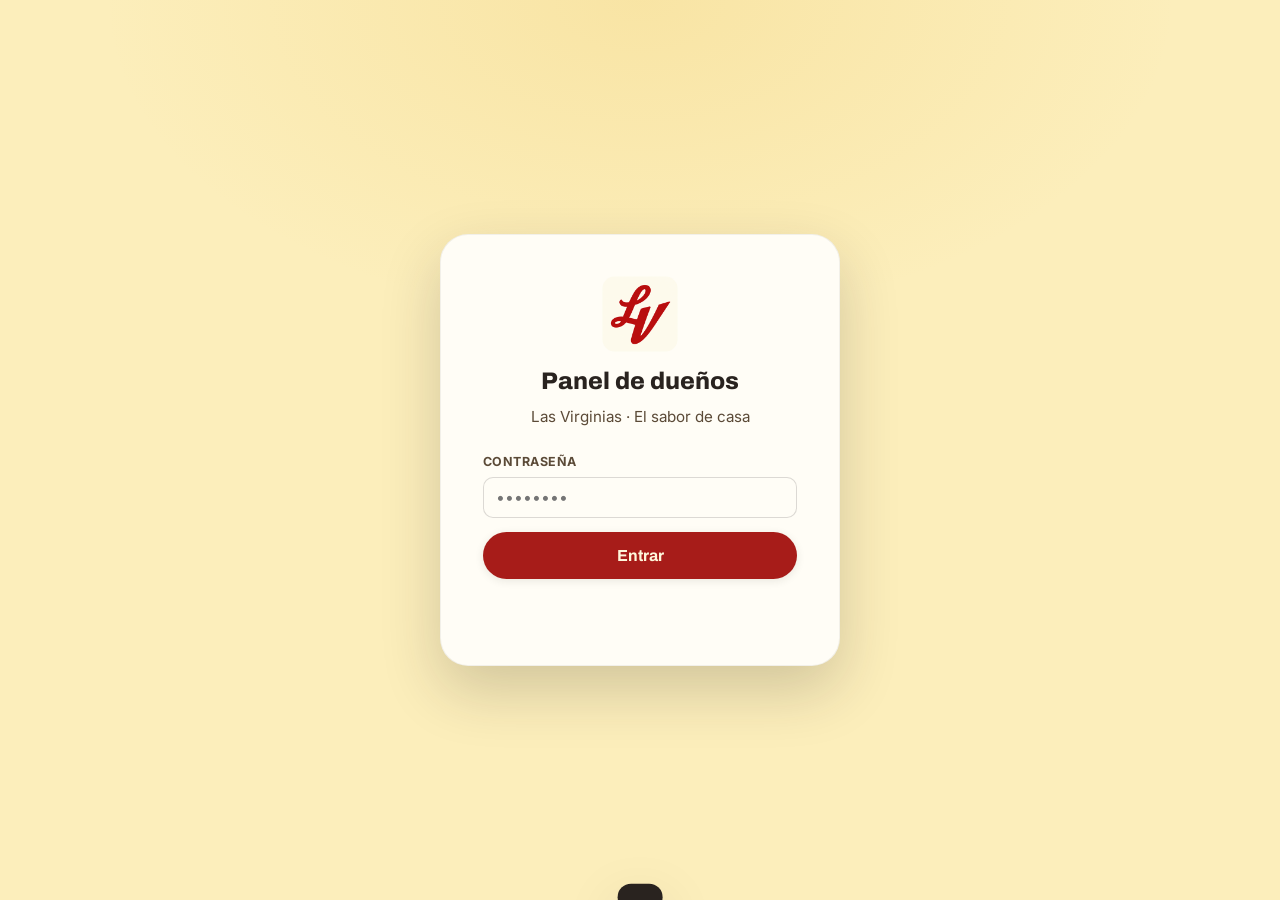
<file: admin.html>
<!DOCTYPE html>
<html lang="es">
<head>
  <meta charset="UTF-8" />
  <meta name="viewport" content="width=device-width, initial-scale=1.0" />
  <title>Panel · Las Virginias</title>
  <meta name="robots" content="noindex, nofollow" />
  <meta name="theme-color" content="#A71C19" />
  <link rel="icon" href="assets/isotipo.png" />
  <link rel="preconnect" href="https://fonts.googleapis.com" />
  <link rel="preconnect" href="https://fonts.gstatic.com" crossorigin />
  <link href="https://fonts.googleapis.com/css2?family=Archivo:wght@400;500;600;700;800;900&family=Inter:wght@400;500;600;700&family=Pacifico&display=swap" rel="stylesheet" />
  <link rel="stylesheet" href="css/styles.css" />
  <link rel="stylesheet" href="css/admin.css" />
</head>
<body class="admin">

  <!-- ============ LOGIN ============ -->
  <div class="login-wrap" id="login">
    <form class="login-card" id="login-form">
      <img class="iso" src="assets/isotipo.png" alt="Las Virginias" />
      <h1>Panel de dueños</h1>
      <p>Las Virginias · El sabor de casa</p>
      <div class="field">
        <label for="pass">Contraseña</label>
        <input type="password" id="pass" autocomplete="current-password" placeholder="••••••••" />
      </div>
      <button type="submit" class="btn btn-rojo" style="width:100%;justify-content:center;">Entrar</button>
      <div class="login-err" id="login-err"></div>
      <div class="login-hint" id="login-hint"></div>
    </form>
  </div>

  <!-- ============ SHELL ============ -->
  <div id="shell" class="oculto">
    <div class="admin-top">
      <div class="contenedor admin-top-in">
        <div class="brand">
          <img src="assets/isotipo.png" alt="LV" />
          <span>Panel<small>EL SABOR DE CASA</small></span>
        </div>
        <div class="spacer"></div>
        <a href="index.html" target="_blank" rel="noopener" id="ver-publico">Ver menú público ↗</a>
        <span class="sep"></span>
        <button class="link" id="logout">Cerrar sesión</button>
      </div>
    </div>

    <div class="admin-tabs">
      <div class="contenedor admin-tabs-in">
        <button class="tab-btn active" data-tab="menu">Menú</button>
        <button class="tab-btn" data-tab="ia">Contenido con IA</button>
        <button class="tab-btn" data-tab="ajustes">Ajustes</button>
      </div>
    </div>

    <main class="admin-main">

      <!-- ---------- TAB MENÚ ---------- -->
      <section class="tab-panel active" id="tab-menu">
        <div class="sec-head">
          <div>
            <h2>Pizzas</h2>
            <p>Edita nombres, descripciones, precios y fotos. Marca como agotada si se acaba.</p>
          </div>
        </div>
        <div id="pizzas-list"></div>
        <button class="add-btn" id="add-pizza">＋ Agregar pizza</button>

        <div class="sec-head"><div><h2>Adicionales</h2><p>Ícono, nombre y precio Mediana / Familiar. Toca el ícono para cambiarlo.</p></div></div>
        <div id="adic-list"></div>
        <button class="add-btn" id="add-adic">＋ Agregar adicional</button>

        <div class="sec-head"><div><h2>Bebida</h2></div></div>
        <div class="row-simple has-ico" id="bebida-row" style="grid-template-columns:64px 1fr 140px;">
          <div class="a-ico-cell">
            <div class="a-ico-thumb" id="bebida-ico-thumb" data-act="bebidaico" role="button" tabindex="0" title="Cambiar ícono"></div>
            <button type="button" class="a-ico-lnk" data-act="bebidaico">Ícono</button>
          </div>
          <div class="field"><label>Nombre</label><input id="bebida-nombre" /></div>
          <div class="field"><label>Precio</label><input id="bebida-precio" type="number" step="0.5" min="0" /></div>
        </div>

        <div class="sec-head"><div><h2>Delivery (zonas y precio de envío)</h2><p>Cada zona agrupa varios campos y tiene su costo de envío. El cliente elige una al pedir y se suma al total.</p></div></div>
        <div id="delivery-list"></div>
        <button class="add-btn" id="add-zona">＋ Agregar zona</button>

        <div class="sec-head"><div><h2>Nota del borde</h2><p>Aparece bajo el menú. Puedes usar &lt;strong&gt; para resaltar.</p></div></div>
        <div class="field"><textarea id="borde-nota"></textarea></div>

        <div class="save-bar">
          <span class="estado" id="estado-menu">Los cambios se guardan en este navegador.</span>
          <div class="spacer"></div>
          <button class="btn btn-fantasma btn-sm" id="reset-menu">Restablecer</button>
          <button class="btn btn-rojo" id="save-menu">Guardar cambios</button>
        </div>
      </section>

      <!-- ---------- TAB IA ---------- -->
      <section class="tab-panel" id="tab-ia">
        <div class="ia-intro">
          <div class="ico" id="ia-intro-ico"></div>
          <div>
            <h2>Generá una promo en segundos</h2>
            <p>Elegí un producto y qué querés comunicar. Nosotros nos encargamos de que salga con los colores, el estilo y el tono de Las Virginias.</p>
          </div>
        </div>

        <div class="ia-grid">
          <div>
            <div class="ia-step">
              <h3><span class="ia-step-num">1</span> ¿Sobre qué producto?</h3>
              <div class="prod-pick" id="prod-pick"></div>
            </div>

            <div class="ia-step">
              <h3><span class="ia-step-num">2</span> ¿Qué querés comunicar?</h3>
              <div class="choices" id="intent-choices"></div>
            </div>

            <div class="ia-step">
              <h3><span class="ia-step-num">3</span> Texto o detalle <span style="font-weight:500;color:var(--texto-suave);font-size:.85rem;">(opcional)</span></h3>
              <div class="field">
                <input id="ia-detalle-txt" placeholder="Ej: 2x1 este fin de semana" />
                <span class="hint">Si lo dejás vacío, ponemos un texto en el tono de la marca.</span>
              </div>
            </div>

            <div class="ia-step">
              <h3><span class="ia-step-num">4</span> Formato</h3>
              <div class="segmented" id="format-seg"></div>
            </div>

            <button class="btn btn-rojo btn-lg" id="btn-generar" style="width:100%;justify-content:center;margin-top:.5rem;">
              <span id="gen-ico"></span> Generar
            </button>
          </div>

          <div>
            <div class="ia-result-card">
              <div class="ia-canvas-wrap" id="ia-canvas-wrap">
                <div class="ia-empty" id="ia-empty">
                  <img src="assets/mascota.png" alt="" />
                  <p>Tu pieza aparecerá acá.<br />Elegí un producto y dale a <strong>Generar</strong>.</p>
                </div>
              </div>
              <div id="ia-result-info"></div>
              <div class="ia-result-acc oculto" id="ia-result-acc">
                <button class="btn btn-fantasma" id="btn-regenerar">↻ Regenerar</button>
                <button class="btn btn-rojo" id="btn-descargar"><span id="dl-ico"></span> Descargar</button>
              </div>
              <div class="ia-galeria" id="ia-galeria"></div>
            </div>
          </div>
        </div>
      </section>

      <!-- ---------- TAB AJUSTES ---------- -->
      <section class="tab-panel" id="tab-ajustes">
        <div class="sec-head"><div><h2>Contacto y datos</h2><p>Se usan en el menú público (WhatsApp, redes, horario).</p></div></div>
        <div class="grid-2">
          <div class="field">
            <label>WhatsApp</label>
            <div class="prefix-group"><span class="pre">+</span><input id="c-whatsapp" placeholder="584140000000" /></div>
            <span class="hint">Con código de país, sin el +. Ej: Venezuela → 584141234567</span>
          </div>
          <div class="field"><label>Mensaje inicial de WhatsApp</label><input id="c-wamsg" /></div>
          <div class="field"><label>Instagram (usuario)</label><input id="c-ig" placeholder="lasvirginias.pizza" /></div>
          <div class="field"><label>Teléfono</label><input id="c-tel" /></div>
          <div class="field"><label>Horario</label><input id="c-horario" /></div>
          <div class="field"><label>Zona / entrega</label><input id="c-zona" /></div>
        </div>
        <button class="btn btn-rojo" id="save-contacto">Guardar datos</button>

        <div class="sec-head"><div><h2>Conexión con IA (Kie AI)</h2><p>Para que la generación funcione en vivo hace falta un backend propio.</p></div></div>
        <div class="info-box">
          Ahora mismo el panel funciona en <strong>modo demo</strong>: arma una pieza de marca localmente, sin costo ni clave, para que veas el flujo completo y puedas descargarla.<br /><br />
          Cuando tengas el <strong>backend</strong> que conecta con <strong>Kie AI</strong> (para no exponer la clave en el navegador), pegá acá su dirección y el panel empezará a generar con IA real.
        </div>
        <div class="field" style="max-width:520px;">
          <label>Backend / proxy</label>
          <input id="c-proxy" placeholder="https://tu-servidor.com/generar" />
          <span class="hint">Opcional. Dejalo vacío para seguir en modo demo.</span>
        </div>
        <button class="btn btn-rojo" id="save-ia">Guardar conexión</button>

        <div class="sec-head"><div><h2 class="danger">Restablecer todo</h2><p>Vuelve el menú y los datos a los valores originales.</p></div></div>
        <button class="btn btn-fantasma" id="reset-all">Restablecer menú y datos</button>
      </section>

    </main>
  </div>

  <div class="toast" id="toast"></div>

  <script src="js/data.js"></script>
  <script src="js/brand.js"></script>
  <script src="js/admin.js"></script>
</body>
</html>
</file>
<file: css/styles.css>
/* ============================================================
   LAS VIRGINIAS — Sistema visual web
   Fuente de verdad: 02-Identidad-Visual/Moodboard
   Rojo #A71C19 · Crema #FCEEBB · Texto #29231F · Queso #E8B83D
   ============================================================ */

/* ---------- Tokens ---------- */
:root {
  --rojo: #A71C19;
  --rojo-osc: #8A1512;
  --rojo-claro: #C6362E;
  --crema: #FCEEBB;
  --crema-clara: #FFF7DC;
  --crema-card: #FBF3D0;
  --texto: #29231F;
  --texto-suave: #5B4A37;   /* marrón de marca (no gris) para texto secundario, ~7:1 sobre crema */
  --queso: #E8B83D;
  --queso-osc: #C99E2E;
  --queso-claro: #F6D25E;   /* acento de texto sobre rojo (mejor contraste) */
  --blanco: #FFFDF6;

  --sombra-sm: 0 2px 8px rgba(41, 35, 31, .10);
  --sombra-md: 0 10px 30px rgba(41, 35, 31, .14);
  --sombra-lg: 0 24px 60px rgba(41, 35, 31, .20);

  --radio: 18px;
  --radio-sm: 12px;
  --radio-lg: 28px;

  --ancho: 1160px;
  --gutter: 16px;

  --f-titular: 'Archivo', system-ui, sans-serif;
  --f-texto: 'Inter', system-ui, sans-serif;
  --f-accent: 'Fraunces', Georgia, 'Times New Roman', serif;

  --ease-salida: cubic-bezier(.16, 1, .3, 1);
}

/* ---------- Reset ---------- */
* { box-sizing: border-box; margin: 0; padding: 0; }
html { scroll-behavior: smooth; -webkit-text-size-adjust: 100%; }
body {
  font-family: var(--f-texto);
  color: var(--texto);
  background: var(--crema);
  line-height: 1.6;
  overflow-x: hidden;
  -webkit-font-smoothing: antialiased;
  text-rendering: optimizeLegibility;
}
img { max-width: 100%; display: block; }
a { color: inherit; text-decoration: none; }
button { font-family: inherit; cursor: pointer; border: none; background: none; }
ul { list-style: none; }

/* ---------- Superficies del navegador (marca, no defaults) ---------- */
::selection { background: var(--rojo); color: var(--crema-clara); }
html { accent-color: var(--rojo); }
:focus-visible { outline: 2.5px solid var(--rojo); outline-offset: 3px; border-radius: 4px; }
.teque :focus-visible, .valores :focus-visible, .historia :focus-visible, .qr-card :focus-visible, .footer :focus-visible { outline-color: var(--queso); }
* { scrollbar-color: var(--rojo) var(--crema-card); }
::-webkit-scrollbar { width: 12px; height: 12px; }
::-webkit-scrollbar-track { background: var(--crema-card); }
::-webkit-scrollbar-thumb { background: var(--rojo); border-radius: 999px; border: 3px solid var(--crema-card); }
::-webkit-scrollbar-thumb:hover { background: var(--rojo-osc); }

@media (prefers-reduced-motion: reduce) {
  * { animation-duration: .001ms !important; animation-iteration-count: 1 !important; transition-duration: .001ms !important; scroll-behavior: auto !important; }
}

/* ---------- Utilidades ---------- */
.contenedor { width: 100%; max-width: var(--ancho); margin: 0 auto; padding: 0 var(--gutter); }
.script { font-family: var(--f-accent); font-style: italic; font-weight: 500; color: var(--rojo); line-height: 1.15; }
.mayus { text-transform: uppercase; letter-spacing: .06em; }
.centro { text-align: center; }
.oculto { display: none !important; }

/* Franja de mantel (vichy / checkerboard) */
.franja-vichy {
  height: 16px;
  background:
    repeating-conic-gradient(var(--rojo) 0% 25%, transparent 0% 50%) 0 0 / 16px 16px;
  background-color: var(--crema-clara);
  opacity: .9;
}

/* ---------- Botones ---------- */
.btn {
  display: inline-flex; align-items: center; gap: .5em;
  font-family: var(--f-titular);
  font-weight: 700;
  font-size: 1rem;
  padding: .85em 1.5em;
  border-radius: 999px;
  transition: transform .15s ease, box-shadow .15s ease, background .15s ease;
  line-height: 1;
  border: 2.5px solid transparent;
}
.btn:active { transform: translateY(1px) scale(.99); }
.btn-rojo { background: var(--rojo); color: var(--crema-clara); box-shadow: var(--sombra-sm); }
.btn-rojo:hover { background: var(--rojo-osc); box-shadow: var(--sombra-md); transform: translateY(-2px); }
.btn-crema { background: var(--crema-clara); color: var(--rojo); border-color: var(--rojo); }
.btn-crema:hover { background: var(--blanco); transform: translateY(-2px); box-shadow: var(--sombra-sm); }
.btn-queso { background: var(--queso); color: var(--texto); }
.btn-queso:hover { background: var(--queso-osc); transform: translateY(-2px); }
.btn-fantasma { background: transparent; color: var(--texto); border-color: rgba(41,35,31,.25); }
.btn-fantasma:hover { border-color: var(--rojo); color: var(--rojo); }
.btn-lg { font-size: 1.1rem; padding: 1em 1.9em; }
.btn-sm { font-size: .85rem; padding: .6em 1.05em; }
.btn-wa { background: #25D366; color: #05391b; }
.btn-wa:hover { background: #1fb959; transform: translateY(-2px); box-shadow: var(--sombra-md); }

/* ============================================================
   PÚBLICO
   ============================================================ */

/* ---------- Header ---------- */
.header {
  position: sticky; top: 0; z-index: 50;
  background: rgba(252, 238, 187, .92);
  backdrop-filter: blur(10px);
  border-bottom: 1px solid rgba(167, 28, 25, .12);
}
.header-in { display: flex; align-items: center; justify-content: space-between; gap: 1rem; height: 68px; }
.marca { display: flex; align-items: center; gap: .6rem; }
.marca img { height: 42px; width: auto; }
.marca-txt { font-family: var(--f-titular); font-weight: 800; font-size: 1.05rem; letter-spacing: .01em; color: var(--rojo); line-height: 1; }
.marca-txt small { display: block; font-size: .7rem; letter-spacing: .16em; color: var(--texto); font-weight: 700; margin-top: 3px; }
.nav { display: flex; align-items: center; gap: 1.6rem; }
.nav a { font-family: var(--f-titular); font-weight: 600; font-size: .95rem; color: var(--texto); transition: color .15s; }
.nav a:hover { color: var(--rojo); }
.menu-btn { display: none; color: var(--rojo); padding: 9px; line-height: 0; border-radius: 10px; }
.menu-btn svg { width: 26px; height: 26px; stroke: var(--rojo); }

/* ---------- Hero ---------- */
.hero { position: relative; padding: clamp(2.5rem, 6vw, 5rem) 0 clamp(2rem, 5vw, 4rem); overflow: hidden; }
.hero::before {
  content: ""; position: absolute; inset: 0;
  background:
    radial-gradient(60% 55% at 85% 15%, rgba(232,184,61,.20), transparent 60%),
    radial-gradient(50% 50% at 10% 90%, rgba(167,28,25,.06), transparent 60%);
  pointer-events: none;
}
.hero-grid { position: relative; display: grid; grid-template-columns: 1.05fr .95fr; gap: clamp(1.5rem, 4vw, 3rem); align-items: center; }
.hero-logo { max-width: 420px; width: 78%; margin-bottom: .6rem; }
.hero-saludo { font-family: var(--f-titular); font-weight: 800; font-size: clamp(2.1rem, 5.2vw, 3.5rem); line-height: 1.0; letter-spacing: -.02em; margin: .3rem 0 .8rem; text-wrap: balance; }
.hero-saludo em { font-family: var(--f-accent); font-style: italic; font-weight: 600; color: var(--rojo); }
.hero-sub { font-size: 1.14rem; max-width: 32rem; color: var(--texto-suave); margin-bottom: 1.6rem; }
.hero-sub strong { color: var(--texto); font-weight: 600; }
.hero-cta { display: flex; flex-wrap: wrap; gap: .8rem; }
.hero-meta { display: inline-flex; align-items: center; gap: .55rem; margin-top: 1.4rem; font-size: .92rem; color: var(--texto-suave); }
.hero-meta svg { width: 18px; height: 18px; stroke: var(--rojo); flex: 0 0 auto; }
.hero-meta b { font-weight: 600; color: var(--texto); }

.hero-foto-wrap { position: relative; display: flex; justify-content: center; }
.hero-foto {
  position: relative;
  width: 100%; max-width: 470px; aspect-ratio: 4 / 5;
  border-radius: var(--radio-lg);
  border: 8px solid var(--blanco);
  box-shadow: var(--sombra-lg);
  rotate: -1.5deg;
  overflow: hidden;
  background: var(--crema-card);
}
/* Fotos que rotan con crossfade + leve deriva (Ken Burns suave) */
.hero-slide {
  position: absolute; inset: 0;
  width: 100%; height: 100%; object-fit: cover;
  opacity: 0; transform: scale(1.05);
  transition: opacity .9s ease, transform 5.4s ease;
}
.hero-slide.is-active { opacity: 1; transform: scale(1); }
.hero-mascota { position: absolute; bottom: -22px; left: -5%; width: 38%; max-width: 180px; filter: drop-shadow(0 12px 18px rgba(41,35,31,.28)); rotate: -6deg; }

/* Una sola entrada autorada */
@media (prefers-reduced-motion: no-preference) {
  .hero-txt > * { animation: subir .7s var(--ease-salida) both; }
  .hero-txt > *:nth-child(2) { animation-delay: .06s; }
  .hero-txt > *:nth-child(3) { animation-delay: .12s; }
  .hero-txt > *:nth-child(4) { animation-delay: .18s; }
  .hero-txt > *:nth-child(5) { animation-delay: .24s; }
  .hero-foto-wrap { animation: aparecer 1s var(--ease-salida) both; }
}
@keyframes subir { from { opacity: 0; transform: translateY(14px); } }
@keyframes aparecer { from { opacity: 0; transform: scale(.97) rotate(-1.5deg); } }

/* Idle juguetón: la mascota flota suave (el 30% Bufón de la marca) */
.hero-mascota { animation: flotar 4s ease-in-out 1.2s infinite; }
@keyframes flotar { 0%, 100% { transform: translateY(0); } 50% { transform: translateY(-6px); } }

/* Reveal al hacer scroll — sólo activo cuando el JS lo enciende (sin JS: todo visible) */
.reveal-on [data-reveal] {
  opacity: 0; transform: translateY(16px);
  transition: opacity .6s var(--ease-salida), transform .6s var(--ease-salida);
  will-change: opacity, transform;
}
.reveal-on [data-reveal].is-in { opacity: 1; transform: none; }

/* ---------- Franja de valores ---------- */
.valores { background: var(--rojo); color: var(--crema-clara); padding: 1.4rem 0; }
.valores-in { display: flex; flex-wrap: wrap; align-items: center; justify-content: center; gap: 1rem 2.2rem; }
.valor { display: flex; align-items: center; gap: .55rem; font-family: var(--f-titular); font-weight: 600; font-size: .98rem; }
.valor svg { width: 24px; height: 24px; flex: 0 0 auto; stroke: var(--queso); }
.valores-sep { width: 6px; height: 6px; border-radius: 50%; background: var(--queso); opacity: .8; }

/* ---------- Secciones ---------- */
.seccion { padding: clamp(3rem, 7vw, 5.5rem) 0; }
.seccion-crema { background: var(--crema); }
.seccion-clara { background: var(--crema-clara); }
.cab { text-align: center; max-width: 44rem; margin: 0 auto clamp(2.2rem, 4vw, 3.2rem); }
.cab h2 { font-family: var(--f-titular); font-weight: 800; font-size: clamp(2rem, 4.6vw, 3.1rem); line-height: 1.0; letter-spacing: -.02em; text-wrap: balance; }
.cab p { color: var(--texto-suave); margin-top: .9rem; font-size: 1.1rem; max-width: 40rem; margin-left: auto; margin-right: auto; text-wrap: pretty; }
.cab p strong { color: var(--texto); font-weight: 600; }

/* ---------- Grid de menú ---------- */
.menu-grid { display: grid; grid-template-columns: repeat(auto-fill, minmax(285px, 1fr)); gap: 1.6rem; }
.pizza {
  background: var(--blanco);
  border-radius: var(--radio-lg);
  overflow: hidden;
  box-shadow: var(--sombra-sm);
  border: 1px solid rgba(41,35,31,.06);
  display: flex; flex-direction: column;
  transition: transform .2s ease, box-shadow .2s ease;
  position: relative;
}
.pizza:hover { transform: translateY(-6px); box-shadow: var(--sombra-md); }
.pizza.no-disp { opacity: .82; }
.pizza-foto { position: relative; aspect-ratio: 4 / 3; overflow: hidden; background: var(--crema-card); }
.pizza-foto img { width: 100%; height: 100%; object-fit: cover; transition: transform .35s ease; }
.pizza:hover .pizza-foto img { transform: scale(1.05); }
.pizza-ph { width: 100%; height: 100%; display: grid; place-items: center; background:
  radial-gradient(circle at 50% 40%, var(--crema-clara), var(--crema-card)); }
.pizza-ph svg { width: 46%; max-width: 130px; opacity: .55; }
.badge {
  position: absolute; top: 12px; left: 12px; z-index: 2;
  font-family: var(--f-titular); font-weight: 800; font-size: .72rem; letter-spacing: .05em; text-transform: uppercase;
  padding: .35em .75em; border-radius: 999px; box-shadow: var(--sombra-sm);
}
.badge-estrella { background: var(--queso); color: var(--texto); }
.badge-top { background: var(--rojo); color: var(--crema-clara); }
.badge-off { position: absolute; top: 12px; right: 12px; background: var(--texto); color: var(--crema-clara); z-index: 2;
  font-family: var(--f-titular); font-weight: 700; font-size: .7rem; letter-spacing: .04em; text-transform: uppercase; padding: .35em .7em; border-radius: 999px; }
.pizza-cuerpo { padding: 1.15rem 1.25rem 1.35rem; display: flex; flex-direction: column; flex: 1; }
.pizza-nombre { font-family: var(--f-titular); font-weight: 800; font-size: 1.32rem; line-height: 1.1; }
.pizza-desc { color: var(--texto-suave); font-size: .96rem; margin: .45rem 0 1rem; flex: 1; }
.pizza-precios { display: flex; gap: .6rem; }
.precio {
  flex: 1; text-align: center; background: var(--crema-clara);
  border: 1.5px solid rgba(167,28,25,.16); border-radius: var(--radio-sm);
  padding: .55rem .3rem;
}
.precio span { display: block; font-size: .68rem; letter-spacing: .1em; text-transform: uppercase; color: var(--texto-suave); font-weight: 700; }
.precio strong { font-family: var(--f-titular); font-weight: 800; font-size: 1.25rem; color: var(--rojo); font-variant-numeric: tabular-nums; }

/* Nota de borde relleno bajo el grid */
.menu-nota { margin-top: 2rem; display: flex; align-items: center; gap: 1rem; justify-content: center; flex-wrap: wrap;
  background: var(--crema-card); border: 2px dashed rgba(167,28,25,.35); border-radius: var(--radio); padding: 1.1rem 1.4rem; text-align: center; }
.menu-nota strong { color: var(--rojo); font-family: var(--f-titular); }
.menu-nota svg { width: 34px; height: 34px; stroke: var(--rojo); flex: 0 0 auto; }
.menu-nota img.menu-nota-ico { width: 52px; height: 52px; object-fit: contain; flex: 0 0 auto; }

/* ---------- Bebida chip ---------- */
.extras-row { display: flex; flex-wrap: wrap; gap: 1rem; justify-content: center; margin-top: 1.4rem; }
.chip-bebida { display: inline-flex; align-items: center; gap: .7rem; background: var(--blanco); border: 1px solid rgba(41,35,31,.08); box-shadow: var(--sombra-sm); border-radius: 999px; padding: .55rem 1.1rem .55rem .7rem; }
.chip-bebida .ico { width: 38px; height: 38px; border-radius: 50%; background: var(--crema-card); display: grid; place-items: center; overflow: hidden; }
.chip-bebida .ico svg { width: 20px; height: 20px; stroke: var(--rojo); }
.chip-bebida .ico img { width: 100%; height: 100%; object-fit: contain; padding: 3px; box-sizing: border-box; }
.chip-bebida b { font-family: var(--f-titular); }
.chip-bebida span { color: var(--rojo); font-family: var(--f-titular); font-weight: 800; }

/* ---------- Spotlight Tequepizza ---------- */
.teque { background: var(--rojo); color: var(--crema-clara); position: relative; overflow: hidden; }
.teque::after {
  content: ""; position: absolute; inset: 0; opacity: .12; pointer-events: none;
  background-image: radial-gradient(var(--crema-clara) 1.4px, transparent 1.6px);
  background-size: 16px 16px;
}
.teque-grid { position: relative; display: grid; grid-template-columns: 1fr 1fr; gap: clamp(1.5rem,4vw,3.5rem); align-items: center; }
.teque h2 { font-family: var(--f-titular); font-weight: 900; font-size: clamp(2.7rem, 7vw, 4.8rem); line-height: .92; letter-spacing: -.03em; margin: 0 0 .6rem; }
.teque p { font-size: 1.16rem; max-width: 32rem; color: rgba(255,247,220,.92); }
.teque p strong { color: #fff; font-weight: 600; }
.teque .frase { font-family: var(--f-accent); font-style: italic; font-weight: 500; color: var(--queso-claro); font-size: clamp(1.4rem, 2.6vw, 1.75rem); line-height: 1.3; margin: 1.2rem 0 1.7rem; max-width: 26rem; }
.teque-precios { display: flex; gap: .8rem; margin-bottom: 1.7rem; flex-wrap: wrap; }
.teque-precio { background: rgba(255,247,220,.12); border: 1.5px solid rgba(255,247,220,.3); border-radius: var(--radio-sm); padding: .55rem 1.2rem; }
.teque-precio span { display: block; font-size: .66rem; letter-spacing: .12em; text-transform: uppercase; opacity: .82; font-weight: 700; }
.teque-precio strong { font-family: var(--f-titular); font-weight: 800; font-size: 1.42rem; color: var(--queso-claro); font-variant-numeric: tabular-nums; }
.teque-foto-wrap { position: relative; display: flex; justify-content: center; }
.teque-foto { width: 100%; max-width: 440px; aspect-ratio: 4 / 5; object-fit: cover; border-radius: var(--radio-lg); border: 8px solid var(--queso); box-shadow: var(--sombra-lg); rotate: 1.5deg; }
.teque-mascota { position: absolute; right: -4%; bottom: -18px; width: 32%; max-width: 148px; rotate: 6deg; filter: drop-shadow(0 12px 16px rgba(0,0,0,.35)); }

/* ---------- Arma tu pizza / adicionales ---------- */
.arma-grid { display: grid; grid-template-columns: 1fr 1.05fr; gap: clamp(1.5rem,4vw,3rem); align-items: center; }
.arma-foto { border-radius: var(--radio-lg); overflow: hidden; box-shadow: var(--sombra-md); aspect-ratio: 4/5; }
.arma-foto img { width: 100%; height: 100%; object-fit: cover; }
.arma-titulo { font-family: var(--f-titular); font-weight: 800; font-size: clamp(1.5rem, 3vw, 1.9rem); line-height: 1; letter-spacing: -.01em; }
.arma-intro { color: var(--texto-suave); margin: .5rem 0 0; font-size: 1.02rem; }

/* Lista de adicionales tipo carta: nombre + dos columnas de precio */
.adicionales {
  margin: 1.4rem 0 1.6rem;
  background: var(--blanco);
  border: 1px solid rgba(41,35,31,.08);
  border-radius: var(--radio);
  box-shadow: var(--sombra-sm);
  overflow: hidden;
}
.adic-head, .adic {
  display: grid;
  grid-template-columns: 1fr 4.6rem 4.6rem;
  align-items: center;
  gap: .6rem;
  padding: .78rem 1.15rem;
}
.adic-head {
  background: var(--crema-card);
  border-bottom: 1px solid rgba(41,35,31,.1);
  padding-top: .7rem; padding-bottom: .7rem;
}
.adic-head span {
  font-family: var(--f-titular); font-weight: 700; font-size: .68rem;
  letter-spacing: .1em; text-transform: uppercase; color: var(--texto-suave);
  text-align: right;
}
.adic-head span:first-child { text-align: left; color: var(--texto); }
.adic + .adic { border-top: 1px solid rgba(41,35,31,.07); }
.adic .nom { font-weight: 500; line-height: 1.25; }
.adic .pr { font-family: var(--f-titular); font-weight: 800; color: var(--rojo); font-size: 1.02rem; text-align: right; font-variant-numeric: tabular-nums; }

/* ---------- Contacto ---------- */
.contacto-grid { display: grid; grid-template-columns: 1.3fr .9fr; gap: clamp(1.5rem,4vw,3rem); align-items: stretch; }
.contacto-card { background: var(--blanco); border-radius: var(--radio-lg); padding: clamp(1.4rem,3vw,2.2rem); box-shadow: var(--sombra-md); border: 1px solid rgba(41,35,31,.06); }
.contacto-lista { display: flex; flex-direction: column; gap: 1rem; margin: 1.3rem 0; }
.contacto-item { display: flex; align-items: center; gap: .9rem; }
.contacto-item .ico { width: 46px; height: 46px; border-radius: 50%; background: var(--crema-card); display: grid; place-items: center; flex: 0 0 auto; }
.contacto-item .ico svg { width: 22px; height: 22px; stroke: var(--rojo); }
.contacto-item .txt small { display: block; font-size: .74rem; letter-spacing: .1em; text-transform: uppercase; color: var(--texto-suave); font-weight: 700; }
.contacto-item .txt b { font-family: var(--f-titular); font-size: 1.1rem; }
.contacto-cta { display: flex; flex-wrap: wrap; gap: .7rem; }

.qr-card { background: var(--rojo); color: var(--crema-clara); border-radius: var(--radio-lg); padding: 1.8rem; text-align: center; display: flex; flex-direction: column; align-items: center; justify-content: center; box-shadow: var(--sombra-md); }
.qr-card h3 { font-family: var(--f-titular); font-weight: 800; font-size: 1.3rem; margin-bottom: .3rem; }
.qr-card p { font-size: .9rem; opacity: .85; margin-bottom: 1.1rem; }
.qr-box { background: var(--crema-clara); padding: 14px; border-radius: var(--radio-sm); box-shadow: var(--sombra-sm); }
.qr-box canvas, .qr-box img { display: block; width: 172px; height: 172px; border-radius: 6px; }
.qr-card .isotipo-mini { width: 40px; margin-top: 1rem; border-radius: 8px; }

/* ---------- Historia ---------- */
.historia { background: var(--rojo-osc); color: var(--crema-clara); }
.historia-grid { display: grid; grid-template-columns: 1fr 1.2fr; gap: clamp(1.5rem,4vw,3rem); align-items: center; }
.historia-sello { max-width: 240px; margin: 0 auto; }
.historia h2 { font-family: var(--f-titular); font-weight: 800; font-size: clamp(2rem,4.5vw,2.9rem); line-height: 1.0; letter-spacing: -.02em; text-wrap: balance; }
.historia .frase { font-family: var(--f-accent); font-style: italic; font-weight: 500; color: var(--queso-claro); font-size: clamp(1.4rem, 2.6vw, 1.85rem); line-height: 1.3; margin: .7rem 0 1.2rem; }
.historia p { color: rgba(255,247,220,.9); font-size: 1.06rem; margin-bottom: 1rem; max-width: 42rem; text-wrap: pretty; }

/* ---------- Footer ---------- */
.footer { background: var(--texto); color: var(--crema-clara); padding: 3rem 0 1.5rem; }
.footer-grid { display: grid; grid-template-columns: 1.4fr 1fr 1fr; gap: 2rem; align-items: start; }
.footer-marca img { width: 210px; margin-bottom: .8rem; }
.footer-marca p { opacity: .75; max-width: 22rem; font-size: .95rem; }
.footer h3 { font-family: var(--f-titular); font-weight: 700; font-size: .82rem; letter-spacing: .16em; text-transform: uppercase; color: var(--queso); margin-bottom: .9rem; }
.footer-links { display: flex; flex-direction: column; gap: .5rem; }
.footer-links a { opacity: .82; transition: opacity .15s, color .15s; font-size: .96rem; }
.footer-links a:hover { opacity: 1; color: var(--queso); }
.footer-bottom { border-top: 1px solid rgba(255,247,220,.15); margin-top: 2.2rem; padding-top: 1.3rem; display: flex; flex-wrap: wrap; gap: .6rem 1rem; align-items: center; justify-content: space-between; }
.footer-bottom .marca-linea { font-family: var(--f-titular); font-weight: 700; letter-spacing: .01em; font-size: .84rem; opacity: .8; }
.footer-bottom .marca-linea span { color: var(--queso); }
.footer-bottom a.panel-link { opacity: .5; font-size: .82rem; }
.footer-bottom a.panel-link:hover { opacity: 1; color: var(--queso); }

/* ---------- Toast ---------- */
.toast { position: fixed; bottom: 22px; left: 50%; transform: translateX(-50%) translateY(120%); z-index: 200;
  background: var(--texto); color: var(--crema-clara); padding: .85rem 1.4rem; border-radius: 999px; box-shadow: var(--sombra-lg);
  font-weight: 600; font-size: .95rem; transition: transform .3s cubic-bezier(.2,.8,.2,1); max-width: 90vw; }
.toast.show { transform: translateX(-50%) translateY(0); }

/* ---------- Nav móvil ---------- */
.nav-movil { position: fixed; inset: 0; z-index: 60; background: rgba(41,35,31,.4); backdrop-filter: blur(3px); opacity: 0; pointer-events: none; transition: opacity .2s; }
.nav-movil.open { opacity: 1; pointer-events: auto; }
.nav-movil-panel { position: absolute; top: 0; right: 0; height: 100%; width: min(78vw, 320px); background: var(--crema-clara); padding: 1.5rem; display: flex; flex-direction: column; gap: .3rem; transform: translateX(100%); transition: transform .25s ease; box-shadow: var(--sombra-lg); }
.nav-movil.open .nav-movil-panel { transform: translateX(0); }
.nav-movil-panel a { font-family: var(--f-titular); font-weight: 700; font-size: 1.15rem; padding: .8rem .4rem; border-bottom: 1px solid rgba(41,35,31,.08); }
.nav-movil-panel .cerrar { align-self: flex-end; color: var(--rojo); margin-bottom: .5rem; padding: 8px; line-height: 0; border-radius: 10px; }
.nav-movil-panel .cerrar svg { width: 24px; height: 24px; stroke: var(--rojo); }

/* ============================================================
   PEDIDO / CARRITO (cart.js)
   ============================================================ */

/* CRÍTICO: cualquier elemento del carrito con [hidden] NO debe mostrarse
   ni capturar toques. (Reglas como display:grid anulan el hidden por defecto.) */
#lv-cart-root [hidden] { display: none !important; }

/* Botón Agregar en tarjeta de pizza */
.pizza-clickable { cursor: pointer; }
.pizza-clickable .pizza-foto::after {
  content: ""; position: absolute; inset: 0; background: rgba(167,28,25,0);
  transition: background .2s; pointer-events: none;
}
.pizza-clickable:hover .pizza-foto::after { background: rgba(167,28,25,.06); }
.pizza-add { width: 100%; justify-content: center; margin-top: 1rem; font-size: .95rem; padding: .75em 1.2em; pointer-events: none; }
.pizza-add[disabled] { cursor: not-allowed; opacity: .6; }

/* Botón + en la bebida */
.chip-bebida { padding-right: .5rem; }
.chip-add {
  width: 30px; height: 30px; flex: 0 0 auto; border-radius: 50%;
  background: var(--rojo); color: var(--crema-clara);
  font-size: 1.2rem; font-weight: 700; line-height: 0;
  display: grid; place-items: center; transition: transform .12s, background .15s;
}
.chip-add:hover { background: var(--rojo-osc); transform: scale(1.08); }

/* ---------- FAB (esquina superior derecha) ---------- */
.lv-fab {
  position: fixed; top: 82px; right: 16px; z-index: 55;
  display: inline-flex; align-items: center; gap: .6rem;
  background: var(--rojo); color: var(--crema-clara);
  border-radius: 999px; padding: .6rem .95rem .6rem .7rem;
  box-shadow: var(--sombra-md);
  border: 2.5px solid var(--crema-clara);
  transition: transform .18s var(--ease-salida), box-shadow .18s, background .15s;
  max-width: calc(100vw - 32px);
}
.lv-fab:hover { background: var(--rojo-osc); transform: translateY(-2px); box-shadow: var(--sombra-lg); }
.lv-fab-ico { width: 30px; height: 30px; flex: 0 0 auto; display: grid; place-items: center; }
.lv-fab-ico svg { width: 24px; height: 24px; stroke: var(--queso-claro); }
.lv-fab-main { display: flex; flex-direction: column; line-height: 1.05; text-align: left; min-width: 0; }
.lv-fab-label { font-family: var(--f-titular); font-weight: 800; font-size: .92rem; white-space: nowrap; }
.lv-fab-sub { font-size: .72rem; opacity: .9; white-space: nowrap; overflow: hidden; text-overflow: ellipsis; }
.lv-fab-count {
  flex: 0 0 auto; min-width: 22px; height: 22px; padding: 0 6px; border-radius: 999px;
  background: var(--queso); color: var(--texto);
  font-family: var(--f-titular); font-weight: 800; font-size: .82rem;
  display: grid; place-items: center; font-variant-numeric: tabular-nums;
}
.lv-fab.empty { background: var(--rojo); }
.lv-fab.empty .lv-fab-ico svg { stroke: var(--crema-clara); }
.lv-fab.bump { animation: lvBump .4s var(--ease-salida); }
@keyframes lvBump { 0% { transform: scale(1); } 35% { transform: scale(1.12); } 100% { transform: scale(1); } }

/* ---------- Scrim ---------- */
.lv-scrim { position: fixed; inset: 0; z-index: 100; background: rgba(41,35,31,.5); backdrop-filter: blur(3px); opacity: 0; transition: opacity .25s; }
.lv-scrim.show { opacity: 1; }

/* ---------- Drawer (panel del pedido) ---------- */
.lv-drawer {
  position: fixed; top: 0; right: 0; z-index: 110;
  width: min(430px, 100%); height: 100%;
  background: var(--crema); box-shadow: var(--sombra-lg);
  display: flex; flex-direction: column;
  transform: translateX(100%); transition: transform .3s var(--ease-salida);
}
.lv-drawer.open { transform: translateX(0); }
.lv-drawer-head {
  flex: 0 0 auto; display: flex; align-items: center; justify-content: space-between;
  padding: 1.1rem 1.2rem; background: var(--rojo); color: var(--crema-clara);
}
.lv-drawer-head h3 { font-family: var(--f-titular); font-weight: 800; font-size: 1.35rem; }
.lv-x { color: currentColor; padding: 6px; line-height: 0; border-radius: 10px; transition: background .15s; }
.lv-x svg { width: 24px; height: 24px; stroke: currentColor; }
.lv-drawer-head .lv-x:hover { background: rgba(255,255,255,.15); }
.lv-drawer-body { flex: 1 1 auto; overflow-y: auto; padding: 1.1rem 1.2rem; }
.lv-drawer-foot { flex: 0 0 auto; padding: 1rem 1.2rem 1.2rem; border-top: 1px solid rgba(41,35,31,.1); background: var(--crema-card); }

/* Líneas del pedido */
.lv-lines { display: flex; flex-direction: column; gap: .8rem; }
.lv-line { background: var(--blanco); border: 1px solid rgba(41,35,31,.08); border-radius: var(--radio); padding: .85rem .95rem; box-shadow: var(--sombra-sm); }
.lv-line-top { display: flex; justify-content: space-between; gap: .8rem; align-items: flex-start; }
.lv-line-nom { font-family: var(--f-titular); font-weight: 800; font-size: 1.08rem; display: block; }
.lv-line-size { display: inline-block; font-size: .72rem; font-weight: 700; letter-spacing: .06em; text-transform: uppercase; color: var(--texto-suave); margin-top: 2px; }
.lv-line-extras { margin: .45rem 0 0; padding-left: .1rem; display: flex; flex-direction: column; gap: .15rem; }
.lv-line-extras li { font-size: .86rem; color: var(--texto-suave); padding-left: .9rem; position: relative; }
.lv-line-extras li::before { content: "•"; position: absolute; left: 0; color: var(--rojo); }
.lv-line-price { font-family: var(--f-titular); font-weight: 800; color: var(--rojo); font-size: 1.1rem; font-variant-numeric: tabular-nums; white-space: nowrap; }
.lv-line-actions { display: flex; align-items: center; gap: .3rem; margin-top: .7rem; }
.lv-link { font-family: var(--f-titular); font-weight: 700; font-size: .84rem; color: var(--rojo); padding: .3rem .5rem; border-radius: 8px; transition: background .15s; }
.lv-link:hover { background: rgba(167,28,25,.08); }
.lv-link.danger { color: var(--texto-suave); margin-left: auto; }
.lv-link.danger:hover { color: var(--rojo); background: rgba(167,28,25,.08); }

/* Bebida en el panel */
.lv-drink { display: flex; align-items: center; gap: .7rem; margin-top: .8rem; background: var(--blanco); border: 1px solid rgba(41,35,31,.08); border-radius: var(--radio); padding: .7rem .95rem; box-shadow: var(--sombra-sm); }
.lv-drink-ico { width: 40px; height: 40px; flex: 0 0 auto; border-radius: 50%; background: var(--crema-card); display: grid; place-items: center; overflow: hidden; }
.lv-drink-ico svg { width: 20px; height: 20px; stroke: var(--rojo); }
.lv-drink-ico img { width: 100%; height: 100%; object-fit: contain; padding: 4px; box-sizing: border-box; }
.lv-drink-txt { flex: 1; line-height: 1.15; }
.lv-drink-txt b { font-family: var(--f-titular); }
.lv-drink-txt small { display: block; color: var(--texto-suave); font-size: .8rem; }

.lv-addmore { width: 100%; margin-top: 1rem; padding: .8rem; border: 2px dashed rgba(167,28,25,.35); border-radius: var(--radio); background: transparent; color: var(--rojo); font-family: var(--f-titular); font-weight: 700; transition: background .15s, border-color .15s; }
.lv-addmore:hover { background: rgba(167,28,25,.05); border-color: var(--rojo); }

/* Total + finalizar */
.lv-total { display: flex; align-items: baseline; justify-content: space-between; margin-bottom: .8rem; }
.lv-total span { font-family: var(--f-titular); font-weight: 700; font-size: 1rem; letter-spacing: .04em; text-transform: uppercase; color: var(--texto-suave); }
.lv-total b { font-family: var(--f-titular); font-weight: 900; font-size: 1.7rem; color: var(--rojo); font-variant-numeric: tabular-nums; }
.lv-finalize { width: 100%; justify-content: center; font-size: 1.05rem; padding: .9em 1.4em; }
.lv-link.back { display: inline-block; margin-bottom: .7rem; }

/* Estado vacío */
.lv-empty { text-align: center; padding: 2.5rem 1rem; display: flex; flex-direction: column; align-items: center; gap: .5rem; }
.lv-empty-ico { width: 72px; height: 72px; border-radius: 50%; background: var(--crema-card); display: grid; place-items: center; margin-bottom: .4rem; }
.lv-empty-ico svg { width: 40px; height: 40px; stroke: var(--rojo); opacity: .7; }
.lv-empty .muted { color: var(--texto-suave); font-size: .95rem; max-width: 20rem; }
.lv-empty .btn { margin-top: 1rem; }

/* Checkout */
.lv-co { display: flex; flex-direction: column; gap: 1.1rem; }
.lv-field { display: flex; flex-direction: column; gap: .4rem; }
.lv-field > span { font-family: var(--f-titular); font-weight: 700; font-size: .92rem; }
.lv-field > span small { color: var(--texto-suave); font-weight: 600; }
.lv-field input {
  font-family: var(--f-texto); font-size: 1rem; color: var(--texto);
  background: var(--blanco); border: 1.5px solid rgba(41,35,31,.18);
  border-radius: var(--radio-sm); padding: .75rem .9rem; width: 100%;
  transition: border-color .15s, box-shadow .15s;
}
.lv-field input:focus { outline: none; border-color: var(--rojo); box-shadow: 0 0 0 3px rgba(167,28,25,.12); }
/* Estado de campo obligatorio sin completar */
.lv-field.err input,
.lv-field.err .lv-zone-toggle { border-color: var(--rojo); box-shadow: 0 0 0 3px rgba(167,28,25,.12); }
.lv-field-err { color: var(--rojo); font-weight: 700; font-size: .82rem; font-style: normal; margin-top: .1rem; }
.lv-co-resumen { display: flex; align-items: baseline; justify-content: space-between; padding-top: .6rem; border-top: 1px dashed rgba(41,35,31,.2); }
.lv-co-resumen span { color: var(--texto-suave); font-weight: 600; }
.lv-co-resumen b { font-family: var(--f-titular); font-weight: 900; font-size: 1.35rem; color: var(--rojo); }

/* Resumen con subtotal + envío + total */
.lv-co-tot { display: flex; flex-direction: column; gap: .35rem; padding-top: .7rem; border-top: 1px dashed rgba(41,35,31,.2); }
.lv-co-row { display: flex; align-items: baseline; justify-content: space-between; font-size: .95rem; }
.lv-co-row > span { color: var(--texto-suave); font-weight: 600; }
.lv-co-row em { font-style: normal; color: var(--rojo); font-weight: 700; }
.lv-co-grand { margin-top: .25rem; padding-top: .45rem; border-top: 1px solid rgba(41,35,31,.12); }
.lv-co-grand b { font-family: var(--f-titular); font-weight: 900; font-size: 1.35rem; color: var(--rojo); }

/* Selector de zona de delivery */
.lv-zone-toggle {
  display: flex; align-items: center; gap: .6rem; width: 100%; text-align: left;
  background: var(--blanco); border: 1.5px solid rgba(41,35,31,.18); border-radius: var(--radio-sm);
  padding: .75rem .9rem; font-family: var(--f-texto); font-size: 1rem; color: var(--texto-suave);
  transition: border-color .15s, box-shadow .15s;
}
.lv-zone-toggle:hover { border-color: var(--rojo); }
.lv-zone-toggle.sel { color: var(--texto); border-color: rgba(167,28,25,.4); }
.lv-zone-toggle.open { border-color: var(--rojo); box-shadow: 0 0 0 3px rgba(167,28,25,.12); }
.lv-zone-cur { flex: 1; min-width: 0; line-height: 1.25; font-weight: 600; }
.lv-zone-cur-price { flex: 0 0 auto; font-family: var(--f-titular); font-weight: 800; color: var(--rojo); }
.lv-zone-caret { flex: 0 0 auto; color: var(--texto-suave); transition: transform .18s; }
.lv-zone-toggle.open .lv-zone-caret { transform: rotate(180deg); }

.lv-zone-list { display: flex; flex-direction: column; gap: .45rem; margin-top: .5rem; }
.lv-zone-opt {
  display: flex; align-items: center; gap: .7rem; width: 100%; text-align: left;
  background: var(--blanco); border: 1.5px solid rgba(41,35,31,.14); border-radius: var(--radio-sm);
  padding: .65rem .8rem; font-family: var(--f-texto); color: var(--texto);
  transition: border-color .15s, background .15s;
}
.lv-zone-opt:hover { border-color: var(--rojo); }
.lv-zone-opt.on { border-color: var(--rojo); background: rgba(167,28,25,.05); box-shadow: inset 0 0 0 1px var(--rojo); }
.lv-zone-radio { flex: 0 0 auto; width: 18px; height: 18px; border-radius: 50%; border: 2px solid rgba(41,35,31,.3); position: relative; }
.lv-zone-opt.on .lv-zone-radio { border-color: var(--rojo); }
.lv-zone-opt.on .lv-zone-radio::after { content: ''; position: absolute; inset: 3px; border-radius: 50%; background: var(--rojo); }
.lv-zone-campos { flex: 1; min-width: 0; font-size: .92rem; line-height: 1.25; font-weight: 600; }
.lv-zone-precio { flex: 0 0 auto; font-family: var(--f-titular); font-weight: 800; color: var(--rojo); }

/* ---------- Modal (personalizar pizza) ---------- */
.lv-modal { position: fixed; inset: 0; z-index: 120; display: grid; place-items: end center; padding: 0; }
.lv-modal-card {
  position: relative; width: 100%; max-width: 480px; max-height: 92vh; overflow-y: auto;
  background: var(--crema); border-radius: var(--radio-lg) var(--radio-lg) 0 0;
  box-shadow: var(--sombra-lg); padding: 1.4rem 1.3rem 1.5rem;
  transform: translateY(16px); opacity: 0; transition: transform .28s var(--ease-salida), opacity .2s;
}
.lv-modal.open .lv-modal-card { transform: translateY(0); opacity: 1; }
.lv-x-modal { position: absolute; top: 10px; right: 10px; color: var(--texto); background: var(--crema-card); z-index: 2; }
.lv-x-modal:hover { background: var(--crema-clara); }

.lv-modal-hd { display: flex; gap: .9rem; align-items: center; margin-bottom: 1.2rem; padding-right: 2rem; }
.lv-modal-foto { width: 76px; height: 76px; flex: 0 0 auto; border-radius: var(--radio); overflow: hidden; background: var(--crema-card); box-shadow: var(--sombra-sm); }
.lv-modal-foto img { width: 100%; height: 100%; object-fit: cover; }
.lv-modal-foto .lv-ph { width: 100%; height: 100%; display: grid; place-items: center; }
.lv-modal-foto .lv-ph svg { width: 48%; stroke: var(--rojo); opacity: .5; }
.lv-modal-nombre { font-family: var(--f-titular); font-weight: 800; font-size: 1.4rem; line-height: 1.05; }
.lv-modal-desc { color: var(--texto-suave); font-size: .9rem; margin-top: .25rem; }

.lv-block { margin-bottom: 1.2rem; }
.lv-block-lab { display: block; font-family: var(--f-titular); font-weight: 700; font-size: .82rem; letter-spacing: .06em; text-transform: uppercase; color: var(--texto-suave); margin-bottom: .55rem; }
.lv-block-lab small { text-transform: none; letter-spacing: 0; font-weight: 600; }

/* Segmented (tamaño / tipo entrega) */
.lv-seg { display: flex; gap: .5rem; }
.lv-seg-btn {
  flex: 1; display: flex; flex-direction: column; align-items: center; gap: .15rem;
  background: var(--blanco); border: 1.5px solid rgba(41,35,31,.16); border-radius: var(--radio-sm);
  padding: .6rem .5rem; font-family: var(--f-titular); font-weight: 700; font-size: .95rem; color: var(--texto);
  transition: border-color .15s, background .15s, color .15s;
}
.lv-seg-btn b { color: var(--rojo); font-weight: 800; font-size: 1.05rem; }
.lv-seg-btn.on { border-color: var(--rojo); background: rgba(167,28,25,.06); box-shadow: inset 0 0 0 1px var(--rojo); }
.lv-seg-btn:hover { border-color: var(--rojo); }

/* Adicionales en modal */
.lv-adics { display: flex; flex-direction: column; gap: .5rem; }
.lv-adic { display: flex; align-items: center; gap: .7rem; background: var(--blanco); border: 1.5px solid rgba(41,35,31,.1); border-radius: var(--radio-sm); padding: .55rem .7rem; transition: border-color .15s, background .15s; }
.lv-adic.active { border-color: rgba(167,28,25,.4); background: rgba(167,28,25,.04); }
.lv-adic.sello { border-color: var(--queso-osc); background: rgba(232,184,61,.1); }
.lv-adic-ico { width: 42px; height: 42px; flex: 0 0 auto; border-radius: 50%; background: var(--crema-card); display: grid; place-items: center; overflow: hidden; }
.lv-adic-ico svg { width: 19px; height: 19px; stroke: var(--rojo); }
.lv-adic-ico .lv-adic-img { width: 100%; height: 100%; object-fit: contain; padding: 4px; box-sizing: border-box; }
.lv-adic.sello .lv-adic-ico { background: rgba(232,184,61,.35); }
.lv-adic-txt { flex: 1; min-width: 0; line-height: 1.15; }
.lv-adic-txt b { font-weight: 600; font-size: .96rem; }
.lv-adic-txt b em { font-style: italic; font-weight: 600; color: var(--queso-osc); font-size: .82rem; }
.lv-adic-txt small { display: block; color: var(--texto-suave); font-size: .8rem; }

/* Steppers */
.lv-stepper { display: inline-flex; align-items: center; gap: .1rem; background: var(--crema-clara); border: 1.5px solid rgba(41,35,31,.14); border-radius: 999px; padding: 2px; }
.lv-stepper.sm { transform: none; }
.lv-step { width: 30px; height: 30px; border-radius: 50%; display: grid; place-items: center; font-size: 1.3rem; font-weight: 700; line-height: 0; color: var(--rojo); transition: background .12s, color .12s; }
.lv-step:hover:not([disabled]) { background: var(--rojo); color: var(--crema-clara); }
.lv-step[disabled] { opacity: .3; cursor: not-allowed; }
.lv-step-n { min-width: 24px; text-align: center; font-family: var(--f-titular); font-weight: 800; font-variant-numeric: tabular-nums; }
.lv-stepper.big .lv-step { width: 38px; height: 38px; font-size: 1.5rem; }
.lv-stepper.big .lv-step-n { min-width: 30px; font-size: 1.15rem; }

.lv-modal-foot { display: flex; align-items: center; gap: 1rem; margin-top: 1.3rem; }
.lv-qtybox { flex: 0 0 auto; display: flex; flex-direction: column; gap: .4rem; align-items: flex-start; }
.lv-add-btn { flex: 1; justify-content: center; padding: .95em 1.2em; }

@media (min-width: 600px) {
  .lv-modal { place-items: center; padding: 20px; }
  .lv-modal-card { border-radius: var(--radio-lg); transform: translateY(24px) scale(.98); }
  .lv-modal.open .lv-modal-card { transform: translateY(0) scale(1); }
}
@media (max-width: 540px) {
  .lv-fab { top: auto; bottom: 16px; right: 16px; }
  .lv-fab.bump { animation: lvBump .4s var(--ease-salida); }
}

/* ============================================================
   RESPONSIVE
   ============================================================ */
@media (max-width: 900px) {
  .nav { display: none; }
  .menu-btn { display: block; }
  .hero-grid { grid-template-columns: 1fr; text-align: center; }
  .hero-foto-wrap { order: -1; }
  .hero-logo { display: block; margin-left: auto; margin-right: auto; }
  .hero-cta { justify-content: center; }
  .hero-meta { justify-content: center; }
  .hero-sub { margin-left: auto; margin-right: auto; }
  .teque-grid, .arma-grid, .contacto-grid, .historia-grid { grid-template-columns: 1fr; }
  .teque-foto-wrap, .arma-foto { order: -1; }
  .historia-sello { max-width: 170px; }
  .footer-grid { grid-template-columns: 1fr 1fr; }
  .footer-marca { grid-column: 1 / -1; }
}
@media (max-width: 540px) {
  :root { --gutter: 16px; }
  .hero-mascota { max-width: 120px; }
  .footer-grid { grid-template-columns: 1fr; }
  .footer-bottom { flex-direction: column; align-items: flex-start; }
  .menu-grid { grid-template-columns: 1fr; }
  .valores-in { gap: .8rem 1.4rem; }
  .valores-sep { display: none; }
}
</file>
<file: css/admin.css>
/* ============================================================
   LAS VIRGINIAS — Panel de dueños (privado)
   Reutiliza tokens y botones de styles.css
   ============================================================ */

body.admin { background: var(--crema); }

/* ---------- Login ---------- */
.login-wrap { min-height: 100vh; display: grid; place-items: center; padding: 2rem 1rem;
  background: radial-gradient(70% 60% at 50% 0%, rgba(232,184,61,.18), transparent 60%), var(--crema); }
.login-card { background: var(--blanco); border-radius: var(--radio-lg); box-shadow: var(--sombra-lg);
  padding: clamp(1.6rem, 4vw, 2.6rem); width: 100%; max-width: 400px; text-align: center; border: 1px solid rgba(41,35,31,.06); }
.login-card img.iso { width: 76px; margin: 0 auto .6rem; border-radius: 14px; }
.login-card h1 { font-family: var(--f-titular); font-weight: 800; font-size: 1.5rem; }
.login-card p { color: var(--texto-suave); font-size: .95rem; margin: .3rem 0 1.4rem; }
.login-card .field { text-align: left; }
.login-err { color: var(--rojo); font-size: .88rem; margin-top: .6rem; min-height: 1.2em; font-weight: 600; }
.login-hint { margin-top: 1.1rem; font-size: .8rem; color: var(--texto-suave); }

/* ---------- Shell ---------- */
.admin-top { position: sticky; top: 0; z-index: 40; background: var(--rojo); color: var(--crema-clara); box-shadow: var(--sombra-sm); }
.admin-top-in { display: flex; align-items: center; gap: 1rem; height: 62px; }
.admin-top .brand { display: flex; align-items: center; gap: .6rem; font-family: var(--f-titular); font-weight: 800; }
.admin-top .brand img { height: 34px; border-radius: 8px; }
.admin-top .brand small { display: block; font-size: .58rem; letter-spacing: .18em; opacity: .8; font-weight: 700; }
.admin-top .spacer { flex: 1; }
.admin-top a, .admin-top button.link { color: var(--crema-clara); font-weight: 600; font-size: .92rem; opacity: .9; display: inline-flex; align-items: center; gap: .35rem; }
.admin-top a:hover, .admin-top button.link:hover { opacity: 1; }
.admin-top .sep { width: 1px; height: 22px; background: rgba(255,247,220,.3); }

.admin-tabs { background: var(--crema-clara); border-bottom: 1px solid rgba(41,35,31,.08); position: sticky; top: 62px; z-index: 39; }
.admin-tabs-in { display: flex; gap: .3rem; overflow-x: auto; }
.tab-btn { font-family: var(--f-titular); font-weight: 700; font-size: .98rem; padding: 1rem .4rem; color: var(--texto-suave);
  border-bottom: 3px solid transparent; white-space: nowrap; margin-right: 1.4rem; }
.tab-btn.active { color: var(--rojo); border-color: var(--rojo); }

.admin-main { max-width: 960px; margin: 0 auto; padding: clamp(1.4rem, 4vw, 2.4rem) var(--gutter) 5rem; }
.tab-panel { display: none; }
.tab-panel.active { display: block; animation: fade .25s ease; }
@keyframes fade { from { opacity: 0; transform: translateY(6px); } to { opacity: 1; transform: none; } }

/* ---------- Micro-interacciones (restringidas: panel de trabajo) ---------- */
.login-card { animation: entrar-panel .5s var(--ease-salida) both; }
@keyframes entrar-panel { from { opacity: 0; transform: translateY(14px) scale(.985); } }
.tab-btn { transition: color .15s ease, border-color .15s ease; }
.tab-btn:hover { color: var(--rojo); }
.prod-chip.sel { transform: translateY(-2px) scale(1.02); }
/* Confirmación de guardado: un pulso breve en el botón */
.btn.guardado { animation: pulso-ok .42s ease; }
@keyframes pulso-ok { 40% { transform: scale(1.045); } }

/* ---------- Encabezado de sección admin ---------- */
.sec-head { margin: 2.2rem 0 1rem; display: flex; align-items: baseline; justify-content: space-between; gap: 1rem; flex-wrap: wrap; }
.sec-head:first-child { margin-top: 0; }
.sec-head h2 { font-family: var(--f-titular); font-weight: 800; font-size: 1.4rem; }
.sec-head p { color: var(--texto-suave); font-size: .92rem; }

/* ---------- Campos ---------- */
.field { display: flex; flex-direction: column; gap: .3rem; margin-bottom: .9rem; }
.field label { font-size: .78rem; font-weight: 700; letter-spacing: .04em; text-transform: uppercase; color: var(--texto-suave); }
.field input, .field textarea, .field select {
  font-family: var(--f-texto); font-size: 1rem; color: var(--texto);
  background: var(--blanco); border: 1.5px solid rgba(41,35,31,.16); border-radius: 10px; padding: .6rem .8rem; width: 100%;
  transition: border-color .15s, box-shadow .15s;
}
.field input:focus, .field textarea:focus, .field select:focus { outline: none; border-color: var(--rojo); box-shadow: 0 0 0 3px rgba(167,28,25,.12); }
.field textarea { resize: vertical; min-height: 64px; }
.field .hint { font-size: .78rem; color: var(--texto-suave); }
.grid-2 { display: grid; grid-template-columns: 1fr 1fr; gap: 0 1rem; }
.grid-3 { display: grid; grid-template-columns: 1fr 1fr 1fr; gap: 0 1rem; }
.prefix-group { display: flex; align-items: stretch; }
.prefix-group .pre { display: grid; place-items: center; padding: 0 .7rem; background: var(--crema-card); border: 1.5px solid rgba(41,35,31,.16); border-right: none; border-radius: 10px 0 0 10px; font-weight: 700; color: var(--texto-suave); }
.prefix-group input { border-radius: 0 10px 10px 0; }

/* ---------- Card de edición de pizza ---------- */
.edit-card { background: var(--blanco); border: 1px solid rgba(41,35,31,.08); border-radius: var(--radio); box-shadow: var(--sombra-sm);
  padding: 1.1rem; margin-bottom: 1rem; display: grid; grid-template-columns: 150px 1fr; gap: 1.1rem; }
.edit-card.off { opacity: .7; }
.edit-foto { position: relative; }
.edit-foto .thumb { width: 100%; aspect-ratio: 1; border-radius: var(--radio-sm); object-fit: cover; background: var(--crema-card); display: block; }
.edit-foto .thumb-ph { width: 100%; aspect-ratio: 1; border-radius: var(--radio-sm); background:
  radial-gradient(circle at 50% 40%, var(--crema-clara), var(--crema-card)); display: grid; place-items: center; }
.edit-foto .thumb-ph svg { width: 44%; opacity: .5; stroke: var(--rojo); }
.edit-foto .foto-acc { display: flex; gap: .35rem; margin-top: .5rem; }
.edit-foto .foto-acc button { flex: 1; font-size: .78rem; font-weight: 700; padding: .4rem; border-radius: 8px; border: 1.5px solid rgba(41,35,31,.16); background: var(--crema-clara); color: var(--texto); }
.edit-foto .foto-acc button:hover { border-color: var(--rojo); color: var(--rojo); }
.edit-body .row-top { display: flex; align-items: center; gap: .6rem; margin-bottom: .5rem; }
.edit-body .row-top .drag { color: var(--texto-suave); }
.edit-del { margin-left: auto; color: var(--rojo); font-weight: 700; font-size: .85rem; display: inline-flex; align-items: center; gap: .3rem; }
.edit-del:hover { text-decoration: underline; }
.edit-del svg { width: 15px; height: 15px; }

/* ---------- Toggle ---------- */
.toggle { display: inline-flex; align-items: center; gap: .5rem; cursor: pointer; font-weight: 600; font-size: .9rem; user-select: none; }
.toggle input { display: none; }
.toggle .track { width: 42px; height: 24px; border-radius: 999px; background: rgba(41,35,31,.2); position: relative; transition: background .15s; flex: 0 0 auto; }
.toggle .track::after { content: ""; position: absolute; top: 3px; left: 3px; width: 18px; height: 18px; border-radius: 50%; background: #fff; transition: transform .15s; box-shadow: 0 1px 3px rgba(0,0,0,.25); }
.toggle input:checked + .track { background: #25D366; }
.toggle input:checked + .track::after { transform: translateX(18px); }

/* ---------- Barra guardar (sticky) ---------- */
.save-bar { position: sticky; bottom: 0; z-index: 30; background: rgba(252,238,187,.95); backdrop-filter: blur(8px);
  border-top: 1px solid rgba(167,28,25,.18); margin: 2rem calc(-1 * var(--gutter)) -5rem; padding: .9rem var(--gutter);
  display: flex; align-items: center; gap: .8rem; flex-wrap: wrap; }
.save-bar .estado { color: var(--texto-suave); font-size: .88rem; }
.save-bar .spacer { flex: 1; }

.add-btn { width: 100%; padding: .9rem; border-radius: var(--radio-sm); border: 2px dashed rgba(167,28,25,.35); background: var(--crema-card);
  color: var(--rojo); font-family: var(--f-titular); font-weight: 700; display: flex; align-items: center; justify-content: center; gap: .4rem; }
.add-btn:hover { background: var(--crema-clara); border-color: var(--rojo); }

/* ---------- Adicional / fila simple ---------- */
.row-simple { display: grid; grid-template-columns: 1fr 120px 120px auto; gap: .7rem; align-items: end; background: var(--blanco);
  border: 1px solid rgba(41,35,31,.08); border-radius: var(--radio-sm); padding: .8rem; margin-bottom: .7rem; }
.row-simple .field { margin: 0; }
.row-simple .del-x { color: var(--rojo); align-self: center; padding: .4rem; }
.row-simple .del-x svg { width: 20px; height: 20px; }

/* Fila de zona de delivery (campos + precio + eliminar) */
.row-simple.zona-row { grid-template-columns: 1fr 130px auto; }

/* Fila con ícono (adicionales / bebida) */
.row-simple.has-ico { grid-template-columns: 64px 1fr 120px 120px auto; }
.a-ico-cell { display: flex; flex-direction: column; align-items: center; gap: .25rem; align-self: center; }
.a-ico-thumb { width: 48px; height: 48px; border-radius: 50%; background: var(--crema-card); border: 1.5px solid rgba(41,35,31,.12);
  display: grid; place-items: center; overflow: hidden; cursor: pointer; transition: border-color .15s, transform .1s; }
.a-ico-thumb:hover { border-color: var(--rojo); transform: translateY(-1px); }
.a-ico-thumb img { width: 100%; height: 100%; object-fit: contain; padding: 4px; box-sizing: border-box; }
.a-ico-thumb svg { width: 22px; height: 22px; stroke: var(--rojo); }
.a-ico-lnk { font-size: .72rem; font-weight: 700; color: var(--rojo); text-transform: uppercase; letter-spacing: .03em; padding: 0; }
.a-ico-lnk:hover { text-decoration: underline; }

/* Modal selector de íconos */
.ico-modal { position: fixed; inset: 0; z-index: 120; background: rgba(41,35,31,.55); display: grid; place-items: center; padding: 1rem; }
.ico-modal.oculto { display: none; }
.ico-modal-card { background: var(--blanco); border-radius: var(--radio-lg); padding: 1.2rem; width: min(460px, 96vw); box-shadow: 0 20px 50px rgba(0,0,0,.3); }
.ico-modal-head { display: flex; align-items: center; justify-content: space-between; margin-bottom: 1rem; }
.ico-modal-head b { font-family: var(--f-titular); font-size: 1.1rem; }
.ico-close { color: var(--texto-suave); padding: .3rem; }
.ico-close svg { width: 20px; height: 20px; }
.ico-grid { display: grid; grid-template-columns: repeat(auto-fill, minmax(78px, 1fr)); gap: .6rem; margin-bottom: 1rem; }
.ico-opt { display: flex; flex-direction: column; align-items: center; gap: .3rem; padding: .55rem .3rem; border: 1.5px solid rgba(41,35,31,.12);
  border-radius: var(--radio-sm); background: var(--crema-clara); cursor: pointer; transition: border-color .15s, background .15s; }
.ico-opt:hover { border-color: var(--rojo); background: var(--blanco); }
.ico-opt.sel { border-color: var(--rojo); background: rgba(167,28,25,.06); box-shadow: 0 0 0 2px rgba(167,28,25,.15); }
.ico-opt img { width: 46px; height: 46px; object-fit: contain; }
.ico-opt small { font-size: .68rem; color: var(--texto-suave); text-align: center; line-height: 1.1; }

/* ============================================================
   TAB IA
   ============================================================ */
.ia-intro { background: linear-gradient(135deg, var(--rojo), var(--rojo-osc)); color: var(--crema-clara);
  border-radius: var(--radio-lg); padding: 1.4rem 1.6rem; margin-bottom: 1.8rem; display: flex; gap: 1rem; align-items: center; }
.ia-intro .ico { width: 52px; height: 52px; flex: 0 0 auto; background: rgba(255,247,220,.15); border-radius: 14px; display: grid; place-items: center; }
.ia-intro .ico svg { width: 30px; height: 30px; stroke: var(--queso); }
.ia-intro h2 { font-family: var(--f-titular); font-weight: 800; font-size: 1.25rem; }
.ia-intro p { opacity: .9; font-size: .92rem; margin-top: .15rem; }

.ia-grid { display: grid; grid-template-columns: 1fr 1fr; gap: 1.8rem; align-items: start; }
.ia-step-num { display: inline-grid; place-items: center; width: 24px; height: 24px; border-radius: 50%; background: var(--rojo); color: var(--crema-clara); font-family: var(--f-titular); font-weight: 800; font-size: .82rem; margin-right: .5rem; }
.ia-step { margin-bottom: 1.4rem; }
.ia-step > h3 { font-family: var(--f-titular); font-weight: 800; font-size: 1.05rem; margin-bottom: .7rem; display: flex; align-items: center; }

/* selección de producto */
.prod-pick { display: grid; grid-template-columns: repeat(auto-fill, minmax(88px, 1fr)); gap: .6rem; }
.prod-chip { border: 2px solid transparent; border-radius: var(--radio-sm); background: var(--blanco); box-shadow: var(--sombra-sm); overflow: hidden; cursor: pointer; text-align: center; padding-bottom: .4rem; transition: border-color .12s, transform .12s; }
.prod-chip:hover { transform: translateY(-2px); }
.prod-chip.sel { border-color: var(--rojo); }
.prod-chip .pf { aspect-ratio: 1; background: var(--crema-card); display: block; object-fit: cover; width: 100%; }
.prod-chip .pf-ph { aspect-ratio: 1; display: grid; place-items: center; background: var(--crema-card); }
.prod-chip .pf-ph svg { width: 40%; opacity: .5; stroke: var(--rojo); }
.prod-chip span { display: block; font-size: .74rem; font-weight: 700; margin-top: .35rem; padding: 0 .2rem; line-height: 1.15; }

/* choice cards (intención) */
.choices { display: flex; flex-direction: column; gap: .55rem; }
.choice { display: flex; gap: .7rem; align-items: flex-start; border: 2px solid rgba(41,35,31,.12); border-radius: var(--radio-sm); padding: .7rem .85rem; cursor: pointer; background: var(--blanco); transition: border-color .12s, background .12s; }
.choice:hover { border-color: rgba(167,28,25,.4); }
.choice.sel { border-color: var(--rojo); background: var(--crema-clara); }
.choice .dot { width: 18px; height: 18px; border-radius: 50%; border: 2px solid rgba(41,35,31,.3); flex: 0 0 auto; margin-top: 2px; display: grid; place-items: center; }
.choice.sel .dot { border-color: var(--rojo); }
.choice.sel .dot::after { content: ""; width: 9px; height: 9px; border-radius: 50%; background: var(--rojo); }
.choice b { font-family: var(--f-titular); font-size: .98rem; }
.choice small { display: block; color: var(--texto-suave); font-size: .82rem; }

/* segmented (formato) */
.segmented { display: flex; gap: .4rem; background: var(--crema-card); padding: .3rem; border-radius: 12px; }
.segmented button { flex: 1; padding: .55rem .3rem; border-radius: 9px; font-weight: 700; font-size: .84rem; color: var(--texto-suave); font-family: var(--f-titular); }
.segmented button.sel { background: var(--rojo); color: var(--crema-clara); box-shadow: var(--sombra-sm); }
.segmented button small { display: block; font-size: .68rem; font-weight: 600; opacity: .8; }

/* resultado */
.ia-result-card { background: var(--blanco); border: 1px solid rgba(41,35,31,.08); border-radius: var(--radio-lg); box-shadow: var(--sombra-md); padding: 1.2rem; position: sticky; top: 130px; }
.ia-canvas-wrap { background:
  repeating-conic-gradient(#eee 0% 25%, #f7f7f7 0% 50%) 0 0 / 20px 20px;
  border-radius: var(--radio-sm); overflow: hidden; display: grid; place-items: center; min-height: 300px; position: relative; }
.ia-canvas-wrap img { width: 100%; height: auto; display: block; }
.ia-empty { text-align: center; color: var(--texto-suave); padding: 2rem 1rem; }
.ia-empty img { width: 96px; margin: 0 auto .6rem; opacity: .9; }
.ia-loading { position: absolute; inset: 0; display: grid; place-items: center; background: rgba(255,253,246,.85); z-index: 2; }
.ia-loading .box { text-align: center; }
.spinner { width: 42px; height: 42px; border: 4px solid rgba(167,28,25,.2); border-top-color: var(--rojo); border-radius: 50%; margin: 0 auto .7rem; animation: spin .8s linear infinite; }
@keyframes spin { to { transform: rotate(360deg); } }
.ia-result-acc { display: flex; gap: .6rem; margin-top: 1rem; flex-wrap: wrap; }
.ia-result-acc .btn { flex: 1; justify-content: center; min-width: 130px; }
.modo-badge { display: inline-flex; align-items: center; gap: .35rem; font-size: .72rem; font-weight: 800; letter-spacing: .04em; text-transform: uppercase; padding: .25em .6em; border-radius: 999px; }
.modo-badge.demo { background: var(--queso); color: var(--texto); }
.modo-badge.api { background: #25D366; color: #05391b; }
.ia-detalle { margin-top: 1rem; }
.ia-detalle summary { cursor: pointer; font-size: .84rem; font-weight: 700; color: var(--texto-suave); }
.ia-detalle pre { white-space: pre-wrap; font-size: .78rem; background: var(--crema-card); border-radius: 10px; padding: .8rem; margin-top: .5rem; color: var(--texto); line-height: 1.5; }
.aviso { background: #FFF3D4; border: 1px solid var(--queso); color: #6b5410; border-radius: 10px; padding: .6rem .8rem; font-size: .85rem; margin-top: .8rem; }

/* galería sesión */
.ia-galeria { display: grid; grid-template-columns: repeat(auto-fill, minmax(70px,1fr)); gap: .5rem; margin-top: 1rem; }
.ia-galeria img { width: 100%; aspect-ratio: 1; object-fit: cover; border-radius: 8px; cursor: pointer; border: 2px solid transparent; }
.ia-galeria img:hover { border-color: var(--rojo); }

/* ---------- Ajustes ---------- */
.info-box { background: var(--crema-card); border-radius: var(--radio-sm); padding: 1rem 1.2rem; font-size: .9rem; color: var(--texto-suave); margin-bottom: 1.2rem; }
.info-box strong { color: var(--texto); }
.danger { color: var(--rojo); }

/* ---------- Responsive ---------- */
@media (max-width: 760px) {
  .ia-grid { grid-template-columns: 1fr; }
  .ia-result-card { position: static; }
  .grid-2, .grid-3 { grid-template-columns: 1fr; }
  .edit-card { grid-template-columns: 110px 1fr; }
  .row-simple { grid-template-columns: 1fr 1fr; }
  .row-simple .del-x { grid-column: 1 / -1; justify-self: end; }
  .row-simple.zona-row { grid-template-columns: 1fr auto; }
  .row-simple.zona-row > .field:first-child { grid-column: 1 / -1; }
  .row-simple.zona-row .del-x { grid-column: auto; align-self: center; }
  .row-simple.has-ico { grid-template-columns: 56px 1fr 1fr; }
  .row-simple.has-ico .a-ico-cell { grid-row: span 2; align-self: start; }
  .row-simple.has-ico > .field:nth-child(2) { grid-column: 2 / 4; }
}
@media (max-width: 480px) {
  .edit-card { grid-template-columns: 1fr; }
  .admin-top .brand small { display: none; }
}
</file>
